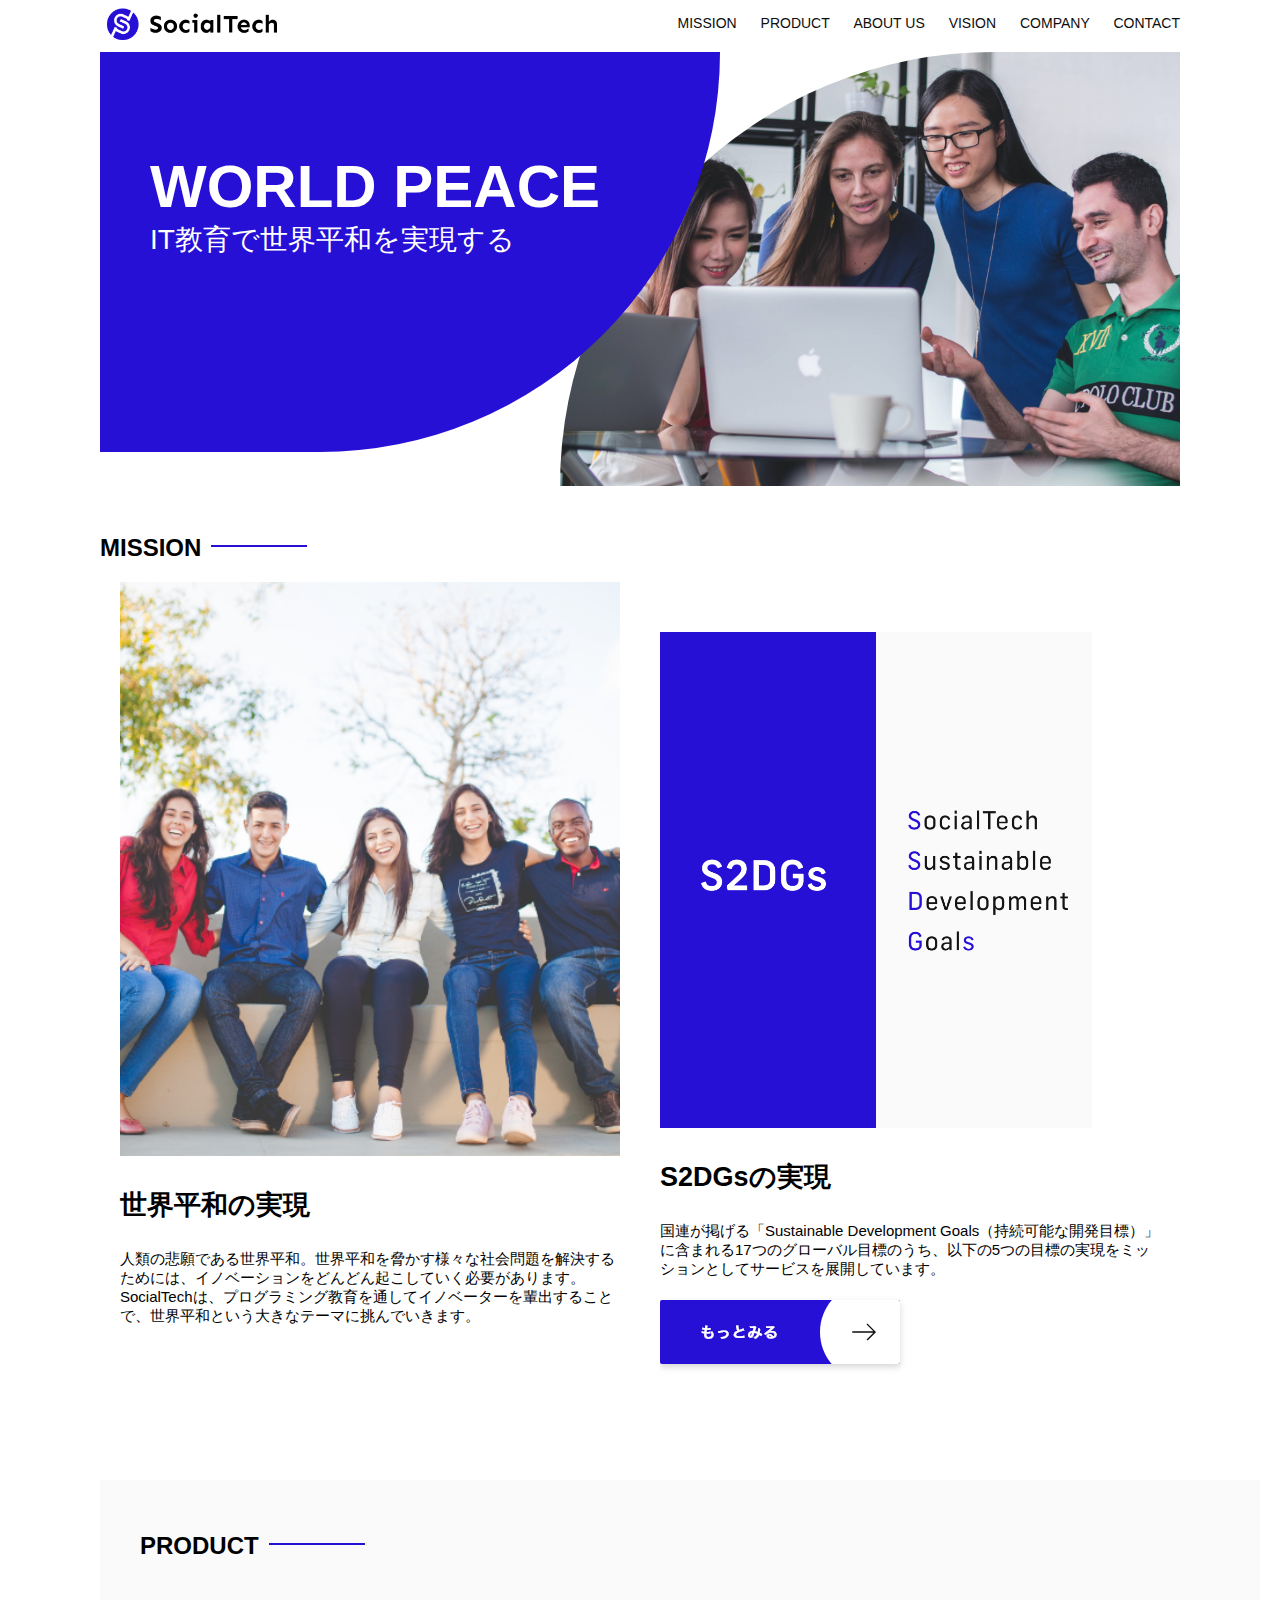
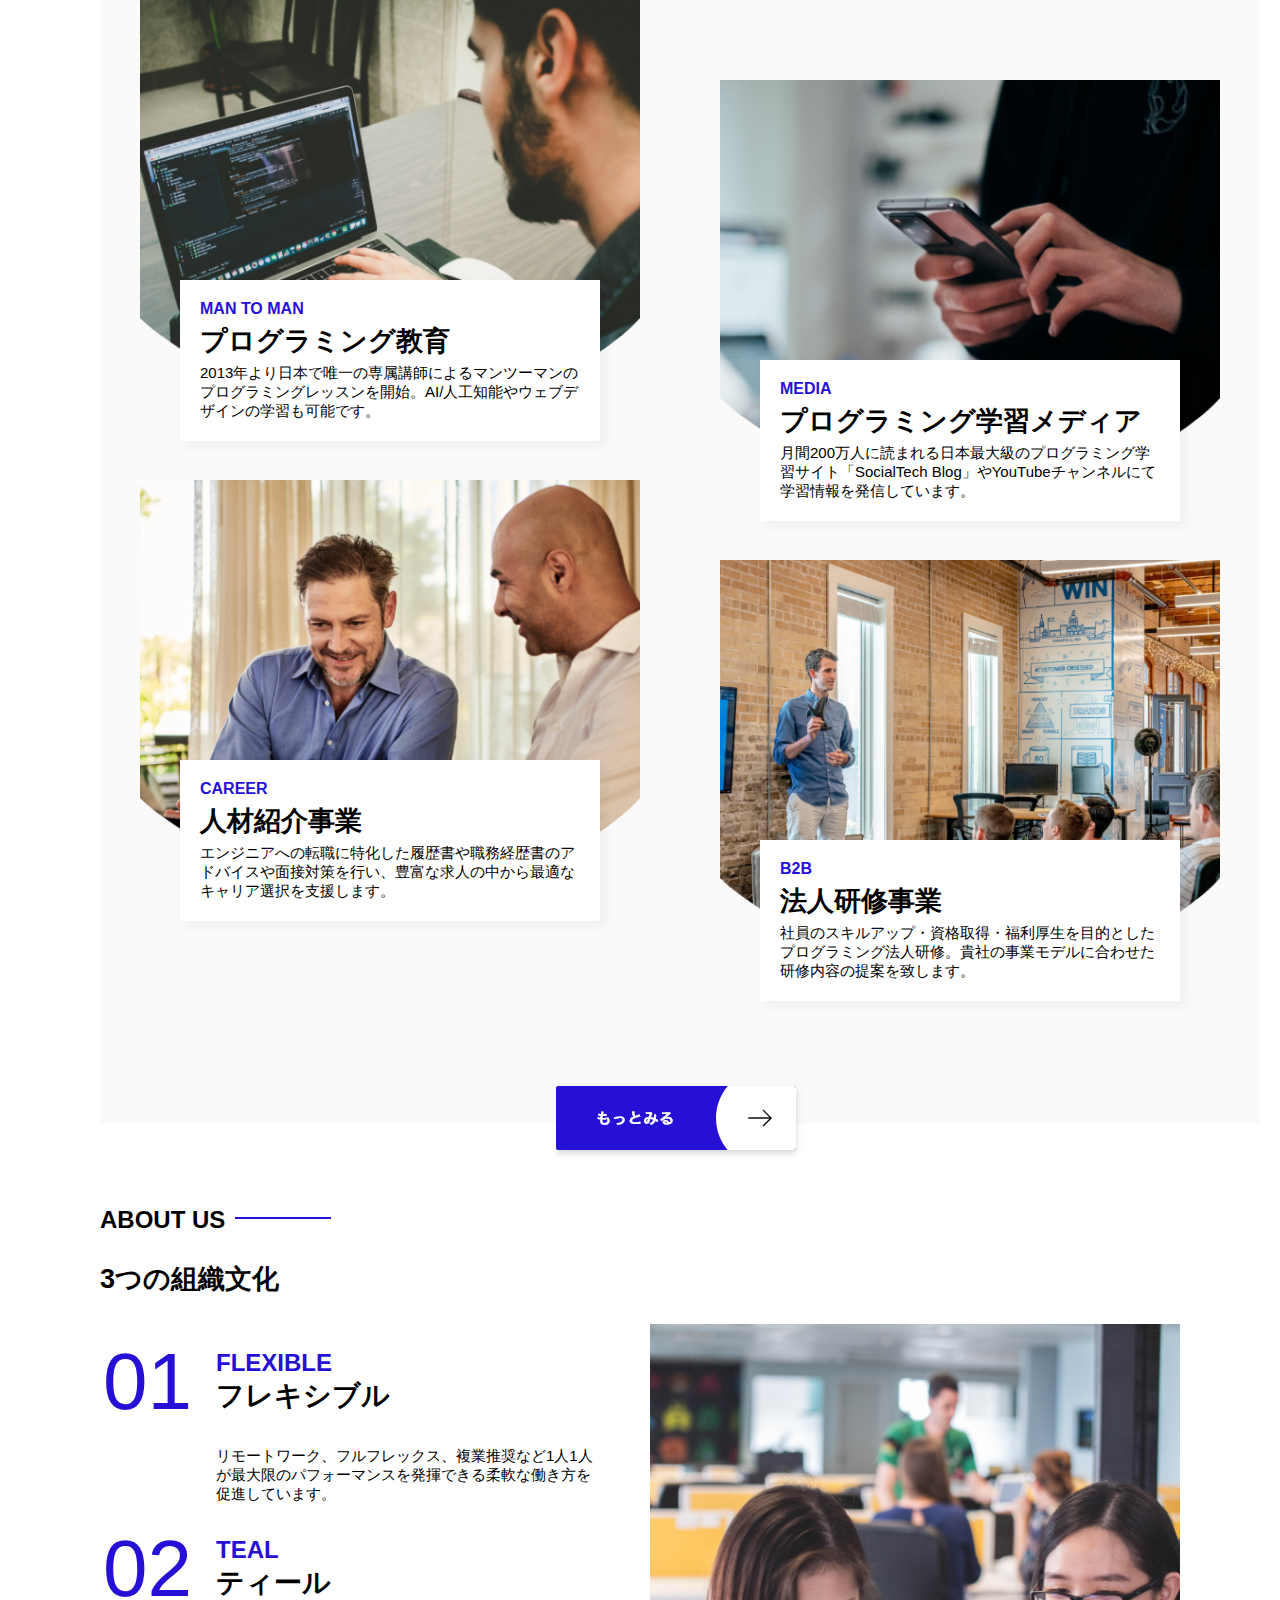
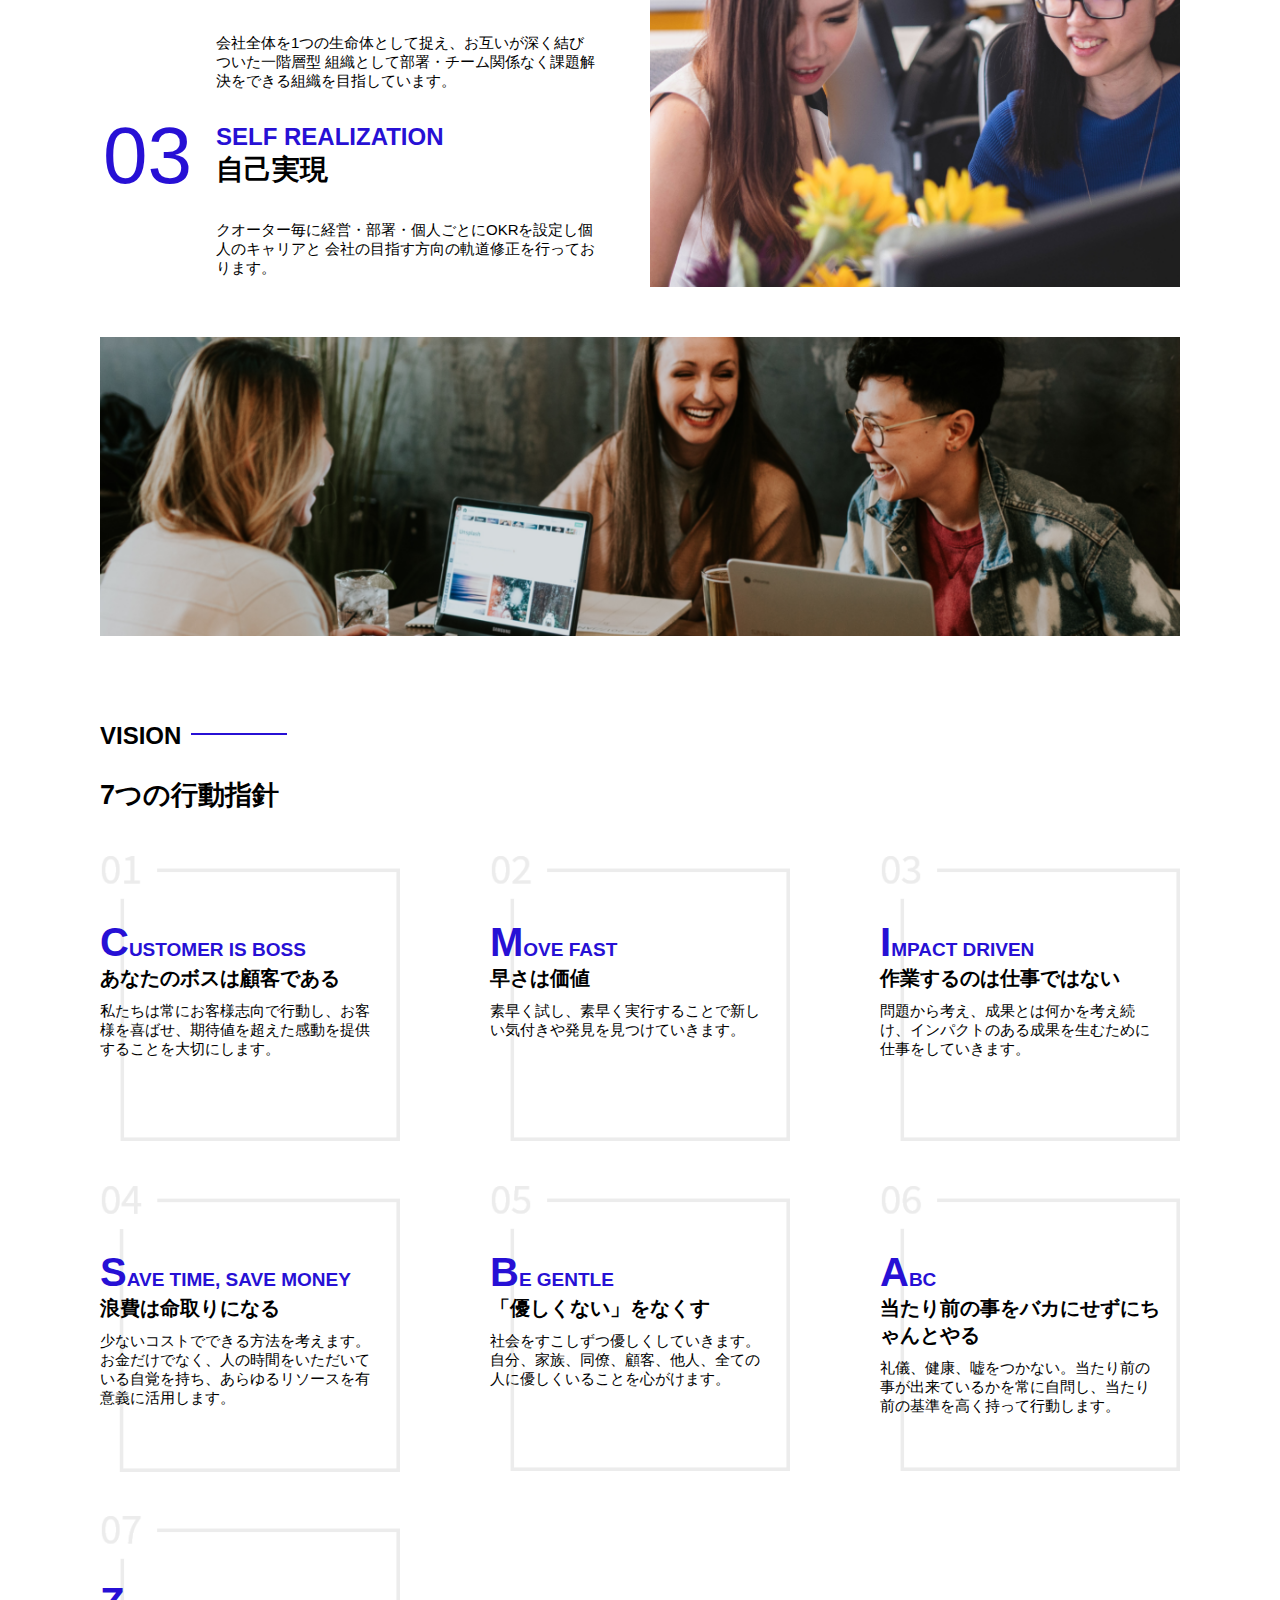
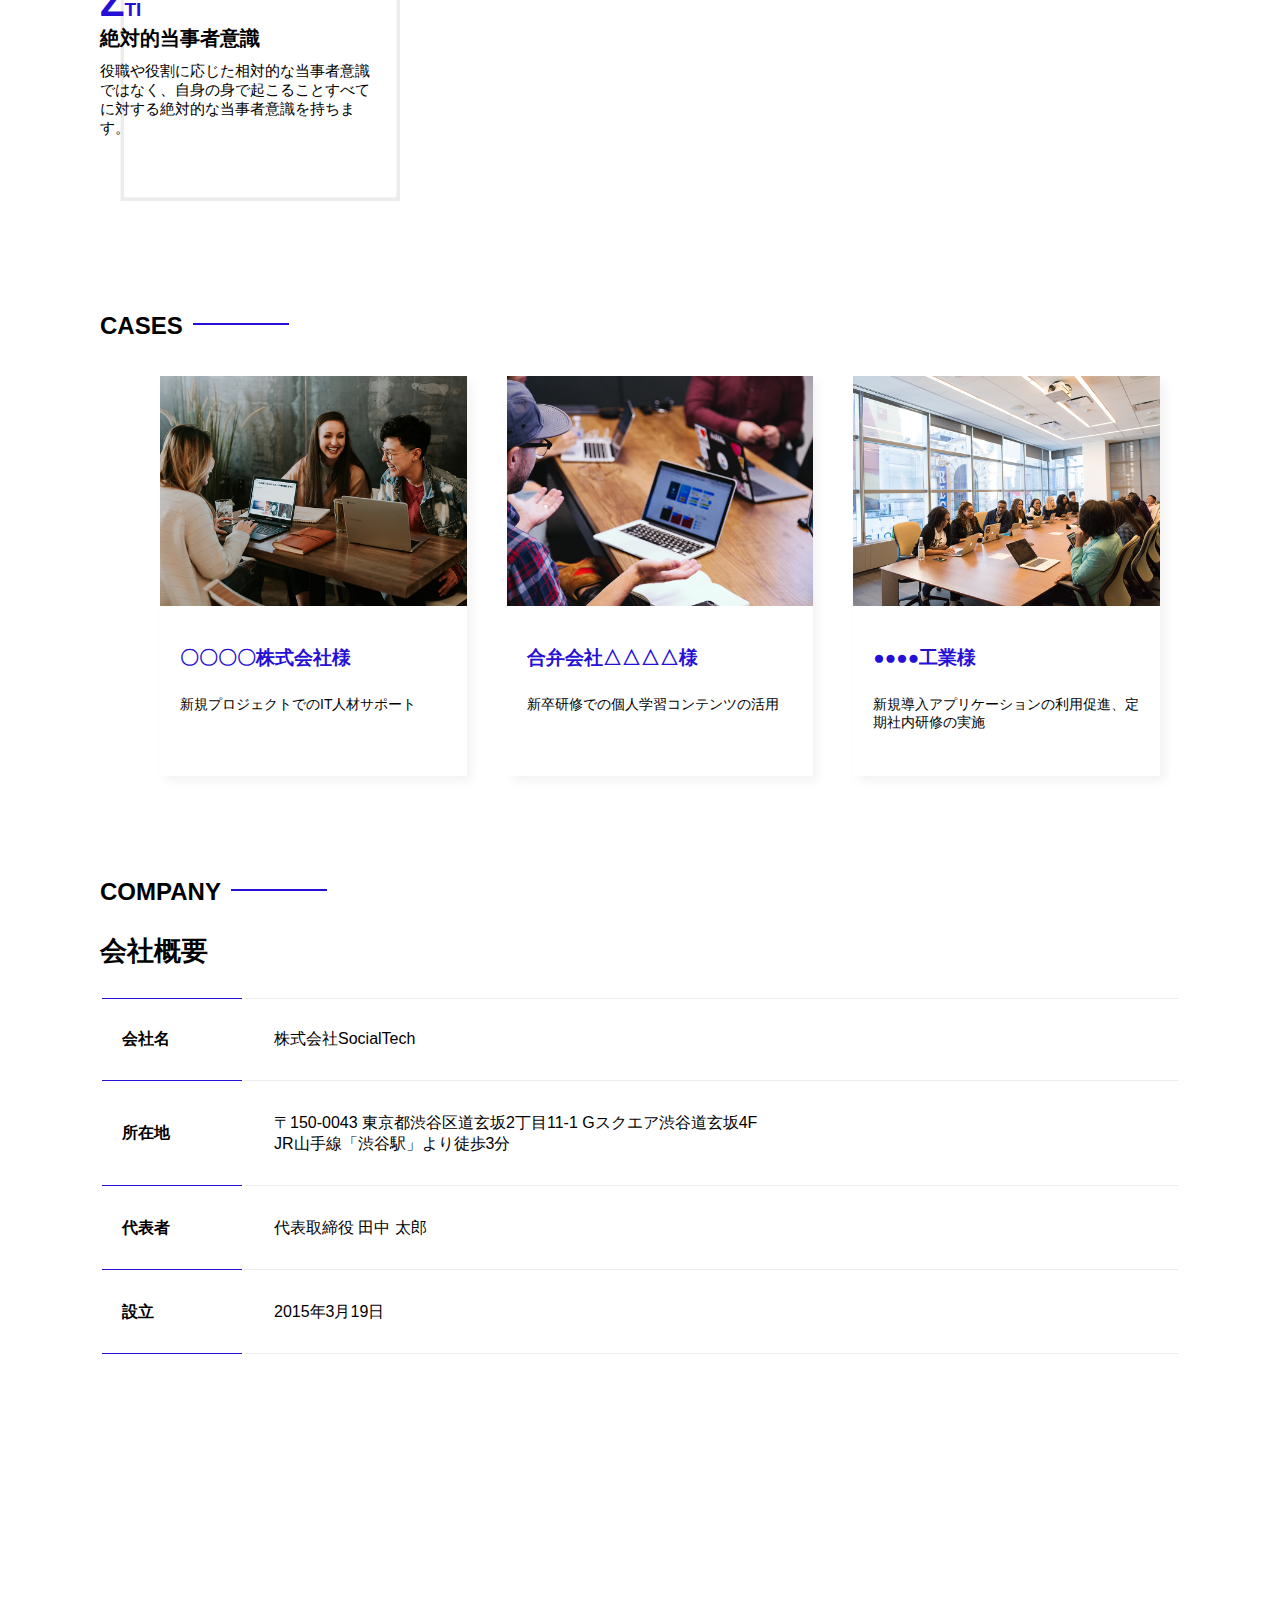
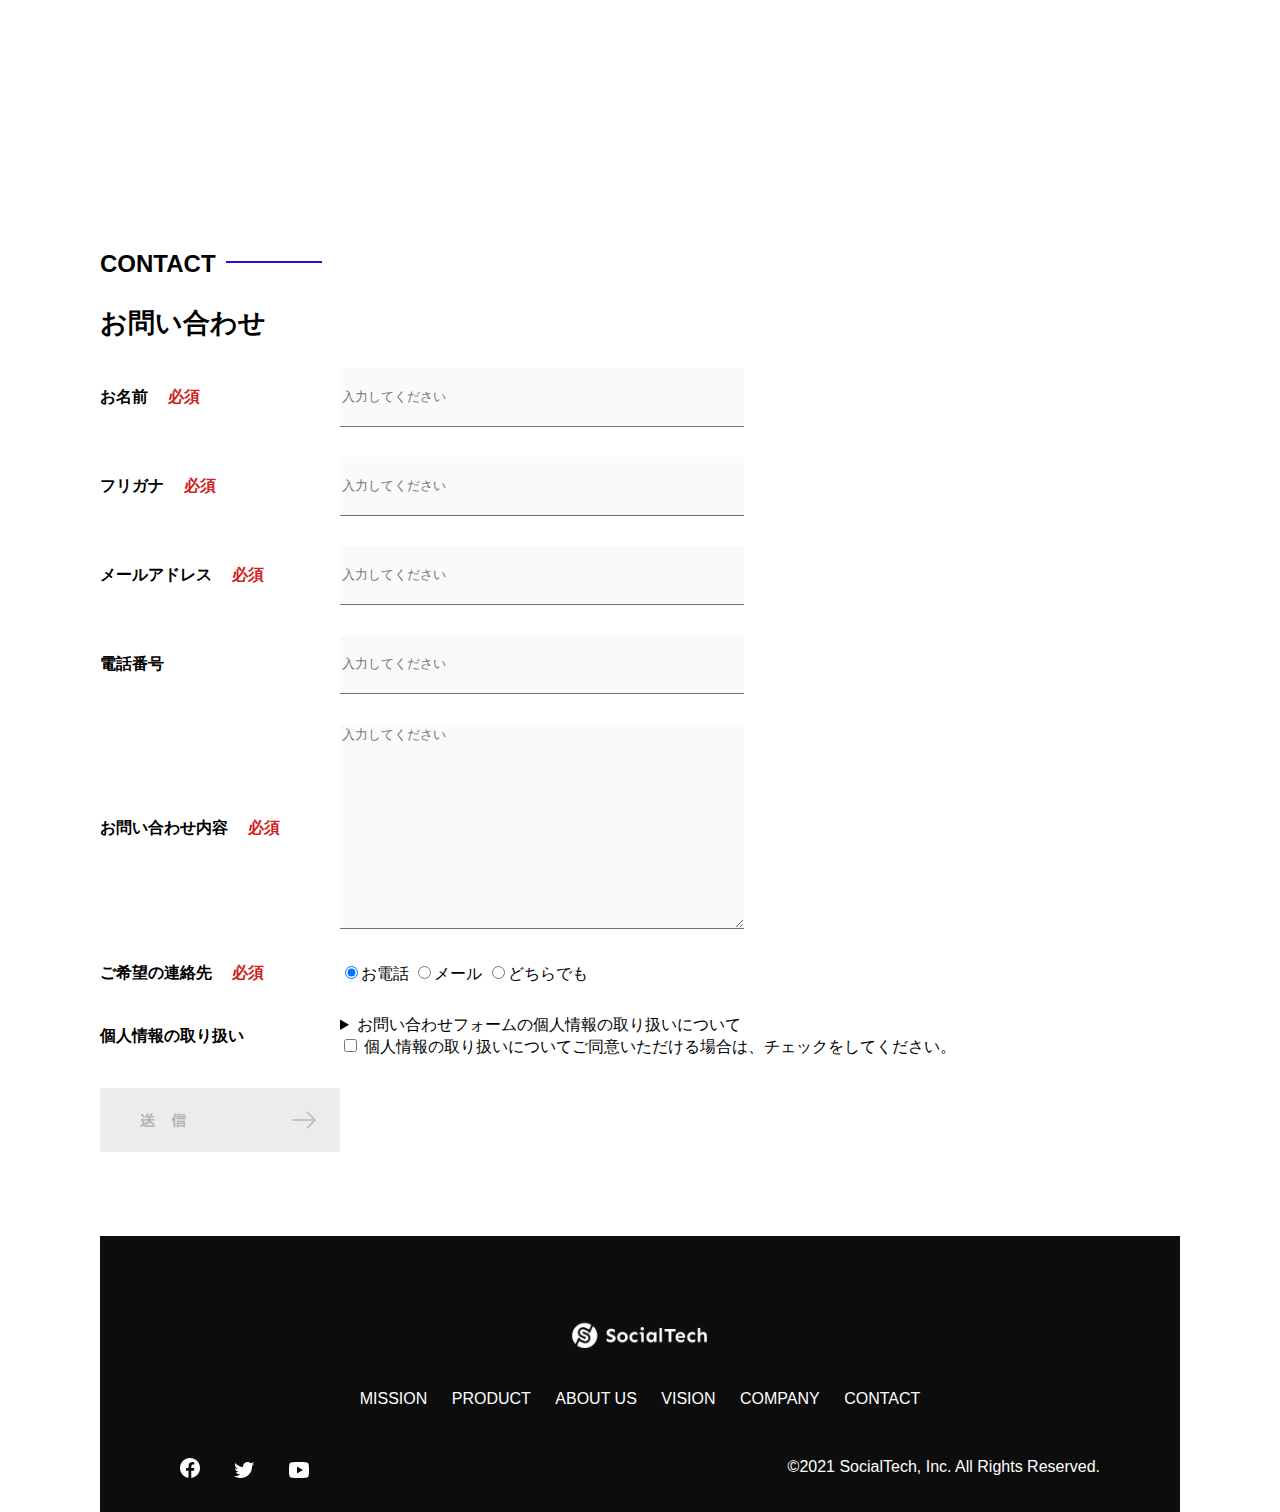
<file: kadai_012/index.html>
<!DOCTYPE html>
<html>
  <head>
    <title>SocialTech</title>
    <meta charset="UTF-8" />
    <meta
      name="description"
      content="SocialTechはEdTech業界のリーディングカンパニーを目指します。"
    />
    <meta name="viewport" content="width=device-width, initial-scale=1.0" />
    <link rel="stylesheet" href="style.css" />
  </head>
  <body>
    <!-- ヘッダー -->
    <header>
      <!-- ロゴ -->
      <a href="index.html" id="logo"
        ><img src="images/logo.png" alt="トップページに戻る"
      /></a>

      <!-- PC用ナビゲーション -->
      <nav id="nav-pc">
        <a href="mission.html">MISSION</a>
        <a href="product.html">PRODUCT</a>
        <a href="index.html#aboutus">ABOUT US</a>
        <a href="index.html#vision">VISION</a>
        <a href="index.html#company">COMPANY</a>
        <a href="index.html#contact">CONTACT</a>
      </nav>
    </header>
    <main>
      <article>
        <!-- メインビジュアル -->
        <section id="main-visual">
          <div id="main-message">
            <h1>WORLD PEACE</h1>
            <p>IT教育で世界平和を実現する</p>
          </div>
          <img
            src="images/index/index-main.png"
            alt="PCの周りに集まる多国籍の仲間たち"
          />
        </section>
        <!--ミッション-->
        <section id="mission">
          <h2 class="index-h2">MISSION</h2>
          <div id="mission-flex">
            <div>
              <img
                id="mission-photo"
                src="images/index/index-mission.png"
                alt="屋外のベンチで写真を撮影する多国籍の仲間たち"
              />
              <h3>世界平和の実現</h3>
              <p>
                人類の悲願である世界平和。世界平和を脅かす様々な社会問題を解決するためには、イノベーションをどんどん起こしていく必要があります。SocialTechは、プログラミング教育を通してイノベーターを輩出することで、世界平和という大きなテーマに挑んでいきます。
              </p>
            </div>
            <div>
              <img id="s2dgs" src="images/index/s2dgs.png" alt="S2DGs" />
              <h3>S2DGsの実現</h3>
              <p>
                国連が掲げる「Sustainable Development
                Goals（持続可能な開発目標）」に含まれる17つのグローバル目標のうち、以下の5つの目標の実現をミッションとしてサービスを展開しています。
              </p>
              <a href="mission.html">
                <img src="images/button-more.png" alt="もっとみる" />
              </a>
            </div>
          </div>
        </section>
        <!-- プロダクト -->
        <section id="product">
          <h2 class="index-h2">PRODUCT</h2>
          <div>
            <div id="product-left">
              <div>
                <img
                  class="product-photo"
                  src="images/index/index-mantoman.png"
                  alt="PCでコードを書く男性"
                />
                <div class="product-explain">
                  <span>MAN TO MAN</span>
                  <h3>プログラミング教育</h3>
                  <p>
                    2013年より日本で唯一の専属講師によるマンツーマンのプログラミングレッスンを開始。AI/人工知能やウェブデザインの学習も可能です。
                  </p>
                </div>
              </div>
              <div>
                <img
                  class="product-photo"
                  src="images/index/index-career.png"
                  alt="笑顔で話し合う2人の男性"
                />
                <div class="product-explain">
                  <span>CAREER</span>
                  <h3>人材紹介事業</h3>
                  <p>
                    エンジニアへの転職に特化した履歴書や職務経歴書のアドバイスや面接対策を行い、豊富な求人の中から最適なキャリア選択を支援します。
                  </p>
                </div>
              </div>
            </div>
            <div id="product-right">
              <div>
                <img
                  class="product-photo"
                  src="images/index/index-media.png"
                  alt="スマートフォンを操作する人"
                />
                <div class="product-explain">
                  <span>MEDIA</span>
                  <h3>プログラミング学習メディア</h3>
                  <p>
                    月間200万人に読まれる日本最大級のプログラミング学習サイト「SocialTech
                    Blog」やYouTubeチャンネルにて学習情報を発信しています。
                  </p>
                </div>
              </div>
              <div>
                <img
                  class="product-photo"
                  src="images/index/index-b2b.png"
                  alt="講演中の男性とそれを聴く人々"
                />
                <div class="product-explain">
                  <span>B2B</span>
                  <h3>法人研修事業</h3>
                  <p>
                    社員のスキルアップ・資格取得・福利厚生を目的としたプログラミング法人研修。貴社の事業モデルに合わせた研修内容の提案を致します。
                  </p>
                </div>
              </div>
            </div>
          </div>
          <div>
            <a id="product-more" href="product.html">
              <img src="images/button-more.png" alt="もっとみる" />
            </a>
          </div>
        </section>
        <!---ABOUT US-->
        <section id="aboutus">
          <h2 class="index-h2">ABOUT US</h2>
          <h3>3つの組織文化</h3>
          <div>
            <table class="culture-table">
              <tr>
                <td>
                  <span class="culture-num">01</span>
                </td>
                <td>
                  <span class="culture-en">FLEXIBLE</span>
                  <span class="culture-jp">フレキシブル</span>
                </td>
              </tr>
              <tr>
                <td>
                  <!--空のセル-->
                </td>
                <td>
                  <p class="culture-description">
                    リモートワーク、フルフレックス、複業推奨など1人1人が最大限のパフォーマンスを発揮できる柔軟な働き方を促進しています。
                  </p>
                </td>
              </tr>
              <tr>
                <td>
                  <span class="culture-num">02</span>
                </td>
                <td>
                  <span class="culture-en">TEAL</span>
                  <span class="culture-jp">ティール</span>
                </td>
              </tr>
              <tr>
                <td>
                  <!--空のセル-->
                </td>
                <td>
                  <p class="culture-description">
                    会社全体を1つの生命体として捉え、お互いが深く結びついた一階層型
                    組織として部署・チーム関係なく課題解決をできる組織を目指しています。
                  </p>
                </td>
              </tr>
              <tr>
                <td>
                  <span class="culture-num">03</span>
                </td>
                <td>
                  <span class="culture-en">SELF REALIZATION</span>
                  <span class="culture-jp">自己実現</span>
                </td>
              </tr>
              <tr>
                <td>
                  <!--空のセル-->
                </td>
                <td>
                  <p class="culture-description">
                    クオーター毎に経営・部署・個人ごとにOKRを設定し個人のキャリアと
                    会社の目指す方向の軌道修正を行っております。
                  </p>
                </td>
              </tr>
            </table>
            <img
              class="culture-img"
              src="images/index/index-aboutus1.png"
              alt="笑顔で話し合う2人の女性"
            />
          </div>
          <img
            class="culture-img2"
            src="images/index/index-aboutus2.png"
            alt="笑顔で話し合う3人の男女"
          />
        </section>
        <!-- VISION -->
        <section id="vision">
          <h2 class="index-h2">VISION</h2>
          <h3>7つの行動指針</h3>
          <div>
            <div class="vision-box">
              <img src="images/index/vision-01.png" alt="01" />
              <span>
                <h4>CUSTOMER IS BOSS</h4>
                <h5>あなたのボスは顧客である</h5>
                <p>
                  私たちは常にお客様志向で行動し、お客様を喜ばせ、期待値を超えた感動を提供することを大切にします。
                </p>
              </span>
            </div>
            <div class="vision-box">
              <img src="images/index/vision-02.png" alt="02" />
              <span>
                <h4>MOVE FAST</h4>
                <h5>早さは価値</h5>
                <p>
                  素早く試し、素早く実行することで新しい気付きや発見を見つけていきます。
                </p>
              </span>
            </div>
            <div class="vision-box">
              <img src="images/index/vision-03.png" alt="03" />
              <span>
                <h4>IMPACT DRIVEN</h4>
                <h5>作業するのは仕事ではない</h5>
                <p>
                  問題から考え、成果とは何かを考え続け、インパクトのある成果を生むために仕事をしていきます。
                </p>
              </span>
            </div>
            <div class="vision-box">
              <img src="images/index/vision-04.png" alt="04" />
              <span>
                <h4>SAVE TIME, SAVE MONEY</h4>
                <h5>浪費は命取りになる</h5>
                <p>
                  少ないコストでできる方法を考えます。お金だけでなく、人の時間をいただいている自覚を持ち、あらゆるリソースを有意義に活用します。
                </p>
              </span>
            </div>
            <div class="vision-box">
              <img src="images/index/vision-05.png" alt="05" />
              <span>
                <h4>BE GENTLE</h4>
                <h5>「優しくない」をなくす</h5>
                <p>
                  社会をすこしずつ優しくしていきます。自分、家族、同僚、顧客、他人、全ての人に優しくいることを心がけます。
                </p>
              </span>
            </div>
            <div class="vision-box">
              <img src="images/index/vision-06.png" alt="06" />
              <span>
                <h4>ABC</h4>
                <h5>当たり前の事をバカにせずにちゃんとやる</h5>
                <p>
                  礼儀、健康、嘘をつかない。当たり前の事が出来ているかを常に自問し、当たり前の基準を高く持って行動します。
                </p>
              </span>
            </div>
            <div class="vision-box">
              <img src="images/index/vision-07.png" alt="07" />
              <span>
                <h4>ZTI</h4>
                <h5>絶対的当事者意識</h5>
                <p>
                  役職や役割に応じた相対的な当事者意識ではなく、自身の身で起こることすべてに対する絶対的な当事者意識を持ちます。
                </p>
              </span>
            </div>
          </div>
        </section>
        <!-- CASES -->
        <section id="cases">
          <h2 class="index-h2">CASES</h2>
          <ul>
            <li class="case-card">
              <img class="case-img" src="images/index/case-1.png" alt="仲良く語り合う3人">
              <div class="case-info">
                <h4 class="case-name">〇〇〇〇株式会社様</h4>
                <p class="case-content">新規プロジェクトでのIT人材サポート</p>
              </div>
            </li>
            <li class="case-card">
              <img class="case-img" src="images/index/case-2.png" alt="PCでコンテンツを見る">
              <div class="case-info">
                <h4 class="case-name">合弁会社△△△△様</h4>
                <p class="case-content">新卒研修での個人学習コンテンツの活用</p>
              </div>
            </li>
            <li class="case-card">
              <img class="case-img" src="images/index/case-3.png" alt="社内研修中の会議室">
              <div class="case-info">
                <h4 class="case-name">	●●●●工業様</h4>
                <p class="case-content">新規導入アプリケーションの利用促進、定期社内研修の実施</p>
              </div>
            </li>
          </ul>
        </section>
        <!-- COMPANY -->
        <section id="company">
          <h2 class="index-h2">COMPANY</h2>
          <h3>会社概要</h3>
          <table id="company-table">
            <tr>
              <th class="tableheader-first">会社名</th>
              <td class="cell-first">株式会社SocialTech</td>
            </tr>
            <tr>
              <th class="tableheader">所在地</th>
              <td class="cell">
                〒150-0043 東京都渋谷区道玄坂2丁目11-1 Gスクエア渋谷道玄坂4F<br />JR山手線「渋谷駅」より徒歩3分
              </td>
            </tr>
            <tr>
              <th class="tableheader">代表者</th>
              <td class="cell">代表取締役 田中 太郎</td>
            </tr>
            <tr>
              <th class="tableheader">設立</th>
              <td class="cell">2015年3月19日</td>
            </tr>
          </table>
          <iframe
            src="https://www.google.com/maps/embed?pb=!1m18!1m12!1m3!1d3241.7759544892483!2d139.69399665123464!3d35.65789123876098!2m3!1f0!2f0!3f0!3m2!1i1024!2i768!4f13.1!3m3!1m2!1s0x60188caa0042e8d1%3A0xba130bea826a7aa2!2z44CSMTUwLTAwNDMg5p2x5Lqs6YO95riL6LC35Yy66YGT546E5Z2C77yS5LiB55uu77yR77yR4oiS77yR!5e0!3m2!1sja!2sjp!4v1636872991912!5m2!1sja!2sjp"
            style="border: 0"
            allowfullscreen=""
            loading="lazy"
          >
          </iframe>
        </section>
        <!-- お問い合わせフォーム -->
        <section id="contact">
          <h2 class="index-h2">CONTACT</h2>
          <h3>お問い合わせ</h3>
          <form>
            <div>
              <div class="contact-heading">
                <label class="contact-label"
                  >お名前<span class="contact-span">必須</span></label
                >
              </div>
              <div class="contact-form">
                <input
                  type="text"
                  name="name"
                  placeholder="入力してください"
                  class="contact-textbox"
                />
              </div>
            </div>
            <div>
              <div class="contact-heading">
                <label class="contact-label"
                  >フリガナ<span class="contact-span">必須</span></label
                >
              </div>
              <div>
                <input
                  type="text"
                  name="hurigana"
                  placeholder="入力してください"
                  class="contact-textbox"
                />
              </div>
            </div>
            <div>
              <div class="contact-heading">
                <label class="contact-label"
                  >メールアドレス<span class="contact-span">必須</span></label
                >
              </div>
              <div>
                <input
                  type="text"
                  name="email"
                  placeholder="入力してください"
                  class="contact-textbox"
                />
              </div>
            </div>
            <div>
              <div class="contact-heading">
                <label class="contact-label">電話番号</label>
              </div>
              <div>
                <input
                  type="text"
                  name="tel"
                  placeholder="入力してください"
                  class="contact-textbox"
                />
              </div>
            </div>
            <div>
              <div class="contact-heading">
                <label class="contact-label"
                  >お問い合わせ内容<span class="contact-span">必須</span></label
                >
              </div>
              <div>
                <textarea
                  class="contact-textarea"
                  placeholder="入力してください"
                  name="message"
                ></textarea>
              </div>
            </div>
            <div>
              <div class="contact-heading">
                <label class="contact-label"
                  >ご希望の連絡先<span class="contact-span">必須</span></label
                >
              </div>
              <div>
                <input
                  class="radiobutton"
                  type="radio"
                  value="tel"
                  name="contact"
                  checked
                /><label>お電話</label>
                <input
                  class="radiobutton"
                  type="radio"
                  value="mail"
                  name="contact"
                /><label>メール</label>
                <input
                  class="radiobutton"
                  type="radio"
                  value="both"
                  name="contact"
                /><label>どちらでも</label>
              </div>
            </div>
            <div>
              <div class="contact-heading">
                <label class="contact-label">個人情報の取り扱い</label>
              </div>
              <div>
                <details>
                  <summary>
                    お問い合わせフォームの個人情報の取り扱いについて
                  </summary>
                  <div>
                    <span>１．組織の名称又は氏名</span><br />
                    株式会社SocialTech<br /><br />
                    <span
                      >２．個人情報保護管理者（若しくはその代理人）の氏名又は職名、所属及び連絡先
                      鈴木 一郎 コーポレート部</span
                    ><br />
                    メールアドレス：support@socialtech.net<br />
                    TEL：03-xxxx-xxxx<br />
                    <span>３．個人情報の利用目的</span><br />
                    ・本サービス及び本サービスに関連する情報の提供又はそれらに関する連絡のため<br />
                    ・ユーザーの本人確認のため<br />
                    ・当社サービスのご案内のため<br />
                    ・当社の商品等の広告または宣伝（電子メールによるものを含むものとします。）<br /><br />
                    <span>４．個人情報の取り扱い業務の委託</span><br />
                    個人情報の取扱業務の全部または一部を外部に業務委託する場合があります。<br />
                    その際、弊社は、個人情報を適切に保護できる管理体制を敷き実行していることを条件として<br />
                    委託先を厳選したうえで、機密保持契約を委託先と締結し、お客様の個人情報を厳密に管理させます。<br /><br />
                    <span>５．個人情報の開示等の請求</span><br />
                    お客様は、弊社に対してご自身の個人情報の開示等（利用目的の通知、開示、内容の訂正・追加・削除、利用の停止または消去、第三者への提供の停止）に関して、当社問合わせ窓口に申し出ることができます。<br />
                    その際、弊社はお客様ご本人を確認させていただいたうえで、合理的な期間内に対応いたします。<br /><br />
                    なお、個人情報に関する弊社問合わせ先は、次の通りです。<br /><br />
                    株式会社SocialTech　個人情報問合せ窓口<br />
                    〒150-0043　東京都渋谷区道玄坂2丁目11-1 Ｇスクエア渋谷道玄坂
                    4F<br />
                    メールアドレス：support@socialtech.net　TEL：03-xxxx-xxxx<br /><br />
                    <span>６．個人情報を提供されることの任意性について</span
                    ><br /><br />
                    お客様がご自身の個人情報を弊社に提供されるか否かは、お客様のご判断によりますが、もしご提供されない場合には、適切なサービスが提供できない場合がありますので予めご了承ください。
                  </div>
                </details>
                <input type="checkbox" name="agree" />
                <span
                  >個人情報の取り扱いについてご同意いただける場合は、チェックをしてください。</span
                >
              </div>
            </div>
            <input
              type="image"
              value="Submit"
              src="images/button-submit.png"
              alt="送信する"
            />
          </form>
        </section>
      </article>
      <footer>
        <div id="footer-logo">
          <img src="images/logo-sp.png" alt="SocialTech" />
        </div>
        <div id="footer-link">
          <a href="mission.html">MISSION</a>
          <a href="product.html">PRODUCT</a>
          <a href="index.html#aboutus">ABOUT US</a>
          <a href="index.html#vision">VISION</a>
          <a href="index.html#company">COMPANY</a>
          <a href="index.html#contact">CONTACT</a>
        </div>
        <div id="sns-footer">
          <a href="https://www.facebook.com/sejuku2013"
            ><img src="images/button-facebook.png" alt="Facebookのリンク"
          /></a>
          <a href="https://twitter.com/samuraijuku"
            ><img src="images/button-twitter.png" alt="Twitterのリンク"
          /></a>
          <a href="https://www.youtube.com/channel/UCCFOQO5aDK0xXam4cUQXT8g"
            ><img src="images/button-youtube.png" alt="YouTubeのリンク"
          /></a>
          <span id="copyright"
            >&copy;2021 SocialTech, Inc. All Rights Reserved.
          </span>
        </div>
      </footer>
    </main>
  </body>
</html>
</file>
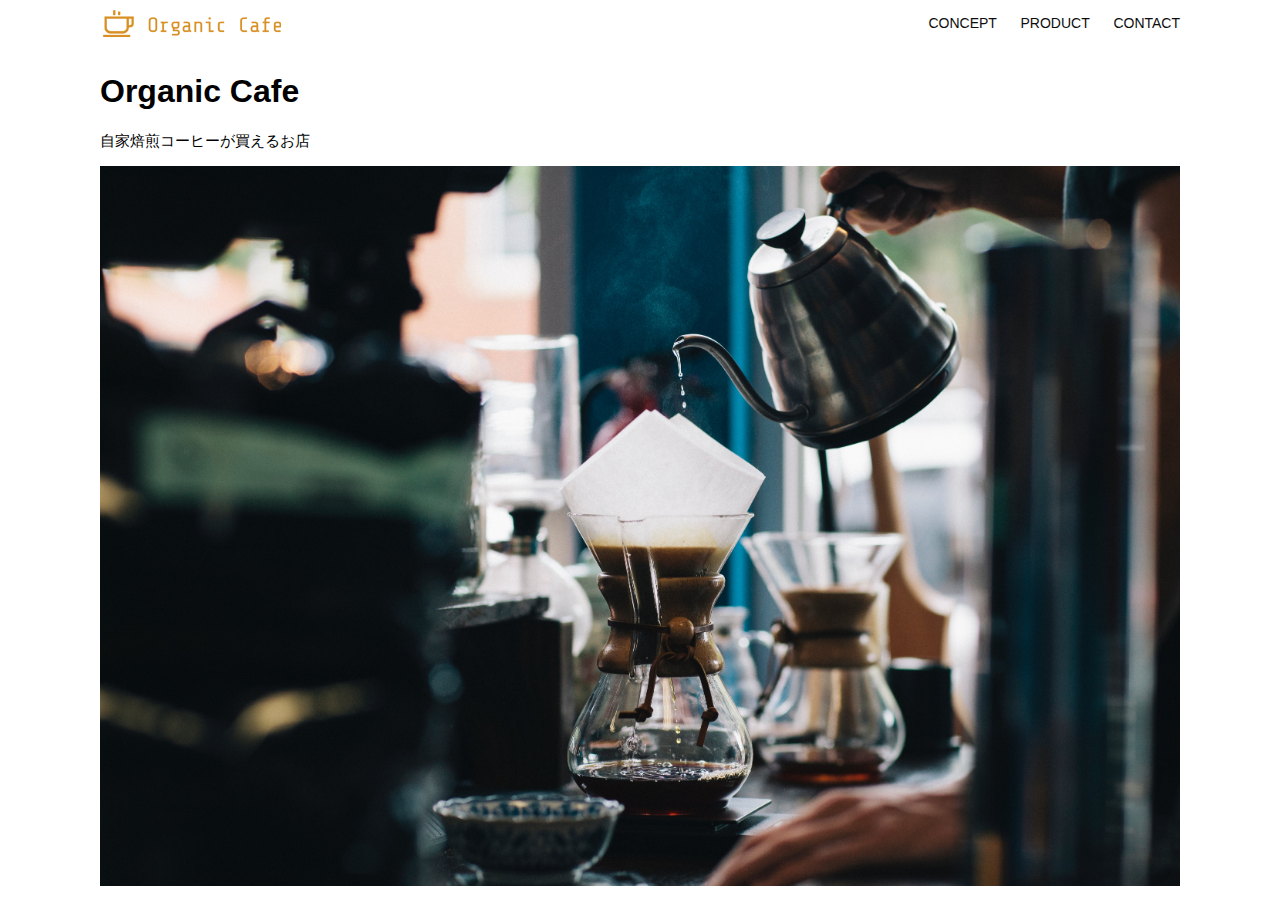
<file: kadai_013/index.html>
<!DOCTYPE html>
<html>
  <head>
    <title>Organic Cafe</title>
    <meta charset="UTF-8" />
    <meta
      name="description"
      content="自家焙煎のコーヒーがお家で楽しめるOrganic Cafe"
    />
    <meta name="viewport" content="width=device-width, initial-scale=1.0" />
    <link rel="stylesheet" href="style.css" />
  </head>
  <body>
    <!-- ヘッダー -->
    <header>
      <!-- ロゴ -->
      <a href="index.html" id="logo"
        ><img src="images/logo.png" alt="トップページに戻る"
      /></a>

      <!-- PC用ナビゲーション -->
      <nav id="nav-pc">
        <a href="index.html#concept">CONCEPT</a>
        <a href="index.html#product">PRODUCT</a>
        <a href="index.html#contact">CONTACT</a>
      </nav>
      <!-- SP向けのハンバーガーメニュー -->
      <img id="menu-sp" src="images/button-menu.png" alt="ナビゲーションを開く" onclick="document.getElementById('nav-sp').style.display = 'block'">
      <!-- SP向けのナビゲーション -->
      <nav id="nav-sp">
        <img id="close" src="images/button-close.png" alt="ナビゲーションを閉じる" onclick="document.getElementById('nav-sp').style.display = 'none'">
        <a id="logo-sp" href="index.html" onclick="document.getElementById('nav-sp').style.display = 'none'"><img src="images/logo-sp.png" alt="トップページに戻る"></a>
        <a class="menu" href="index.html#concept" onclick="document.getElementById('nav-sp').style.display = 'none'">CONCEPT</a>
        <a class="menu" href="index.html#product" onclick="document.getElementById('nav-sp').style.display = 'none'">PRODUCT</a>
        <a class="menu" href="index.html#contact" onclick="document.getElementById('nav-sp').style.display = 'none'">CONTACT</a>
      </nav>
    </header>
    <main>
      <article>
        <!-- メインビジュアル -->
        <section id="main-visual">
          <div id="main-message">
            <h1>Organic Cafe</h1>
            <p>自家焙煎コーヒーが買えるお店</p>
          </div>
          <img
            src="images/main-image.jpg"
            alt="コーヒーをハンドドリップで淹れる画像"
          />
        </section>
      </article>
    </main>
  </body>
</html>
</file>
<file: kadai_012/style.css>
/* PC、スマホ共通スタイル */
body {
  font-family: "Source Sans Pro", "Hiragino Kaku Gothic ProN", Meiryo, Arial,
    sans-serif;
}

p {
  font-size: 15px;
}

/*================
PC用のスタイル 
=================*/
/* 横幅設定 */
body {
  max-width: 1080px;
  min-width: 960px;
  margin: 0 auto 0 auto;
}

/* ヘッダー */
header {
  display: flex;
  justify-content: space-between;
}

/* ナビゲーションのレイアウト */
#nav-pc {
  text-align: right;
  font-size: 14px;
  padding-top: 15px;
}

/* ナビゲーションのリンクの装飾設定 */
#nav-pc>a {
  text-decoration: none;
  margin-left: 20px;
}

#nav-pc>a:link {
  color: #0d0d0d;
}

#nav-pc>a:visited {
  color: #0d0d0d;
}

#nav-pc>a:hover {
  color: #0d0d0d;
  text-decoration: underline;
}

#nav-pc>a:active {
  color: #0d0d0d;
}

/* メインビジュアル*/
#main-visual {
  position: relative;
  height: 400px;
}

#main-message {
  position: absolute;
  top: 0;
  left: 0;
  background-color: #2710d5;
  color: #ffffff;
  border-radius: 0 0 476px 0;
  max-width: 620px;
  height: 100%;
  width: 100%;
  z-index: 11;
}

#main-message>h1 {
  font-size: 60px;
  font-weight: bold;
  margin: 100px 0 0 50px;
}

#main-message>p {
  font-size: 28px;
  margin: 0 0 0 50px;
}

#main-visual>img {
  max-width: 620px;
  border-radius: 476px 0 0 0;
  position: absolute;
  top: 0;
  right: 0;
  z-index: 10;
}

/* 見出し */
h2 {
  margin: 40px 0 0 0;
}

h2::after {
  content: url("images/line.png");
  margin-left: 10px;
}

h3 {
  font-size: 27px;
}

/* ミッション */
#mission {
  margin: 80px auto 80px auto;
  width: 100%;
}

#mission-flex {
  width: 100%;
  display: flex;
}

#mission-flex>div {
  width: 50%;
  margin: 20px;
}

#mission-photo {
  width: 100%;
}

#s2dgs {
  margin-top: 50px;
}

/* プロダクト */
#product {
  background-color: #fafafa;
  width: 100%;
  margin: 80px 0 80px 0;
  padding: 10px 40px 0px 40px;
}

/* 外枠 */
#product>div {
  margin-top: 40px;
  display: flex;
}

/* 左のカラム */
#product-left {
  width: 50%;
  margin-right: 20px;
}

/* 右のカラム */
#product-right {
  width: 50%;
  margin-left: 20px;
  margin-top: 80px;
}

/* 画像＋説明の枠 */
#product-left>div {
  position: relative;
  height: 480px;
  margin-right: 20px;
}

#product-right>div {
  position: relative;
  height: 480px;
  margin-left: 20px;
}

/* 画像 */
.product-photo {
  width: 100%;
}

/* 説明文の枠 */
.product-explain {
  background-color: #ffffff;
  position: absolute;
  left: 0;
  top: 280px;
  margin: 0 40px 0 40px;
  padding: 20px;
  box-shadow: 5px 5px 10px rgba(0, 0, 0, 0.05);
}

/* 説明文の英語 */
.product-explain>span {
  color: #2710d5;
  font-weight: bold;
  font-size: 16px;
  margin: 0;
}

/* 説明文の見出し */
.product-explain>h3 {
  margin: 5px 0 5px 0;
}

/* 説明文 */
.product-explain>p {
  margin: 0;
}

/* 「もっとみる」ボタン */
#product-more {
  margin: 0 auto -42px auto;
}

/* ABOUT US */
#aboutus {
  margin: 80px auto 80px auto;
}

/* 3つの組織文化と画像を入れる枠 */
#aboutus>div {
  display: flex;
}

/* 画像 */
.culture-img {
  width: 100%;
  align-self: flex-start;
}

.culture-img2 {
  margin-top: 50px;
  width: 100%;
}

/* 3つの組織文化の表 */
.culture-table {
  max-width: 500px;
  margin-right: 50px;
}

/* 番号 */
.culture-num {
  font-size: 80px;
  color: #2710d5;
  margin: 0 20px 0 0;
}

/* 組織文化英語 */
.culture-en {
  color: #2710d5;
  font-weight: bold;
  font-size: 24px;
  display: block;
}

/* 組織文化日本語 */
.culture-jp {
  font-size: 28px;
  font-weight: bold;
}

/* 説明文 */
.culture-description {
  margin: 0;
}

/* ビジョン */
#vision {
  margin: 80px auto 80px auto;
}

/* セクション内の外枠 */
#vision>div {
  width: 100%;
  display: flex;
  justify-content: space-between;
  flex-wrap: wrap;
}

/* 7つの行動指針の枠 */
.vision-box {
  width: 300px;
  height: 300px;
  margin-bottom: 30px;
  position: relative;
}

.vision-box>img {
  width: 100%;
  height: auto;
  position: absolute;
  top: 0;
  left: 0;
  z-index: 30;
}

.vision-box>span {
  position: absolute;
  top: 0;
  left: 0;
  z-index: 31;
  margin-right: 20px;
}

.vision-box>span>h4 {
  color: #2710d5;
  font-size: 19px;
  margin: 80px 0 0 0;
  
}

.vision-box>span>h4::first-letter {
  font-size: 40px;
}

.vision-box>span>h5 {
  font-size: 20px;
  margin: 0 0 0 0;
}

.vision-box>span>p {
  margin: 10px 0 0 0;
}

/* 導入企業 */
#cases {
  margin: 40px 0 40px 0;
  width: 100%;
}

#cases > ul {
  display: flex;
  list-style: none;
}

#cases > ul > li {
  width: 33%;
  margin: 20px;
}

.case-card {
  background-color: #ffffff;
  min-height: 400px;
  box-shadow: 5px 5px 10px rgba(0, 0, 0, 0.05);
}

.case-img {
  width: 100%;
}

.case-info {
  padding: 10px 20px 10px 20px;
}

.case-name {
  color: #2710d5;
  font-size: 19px;
}

.case-content {
  font-size: 14px;
}

/* 会社概要 */
#company {
  margin: 80px auto 80px auto;
}

#company-table {
  width: 100%;
}

.tableheader {
  text-align: left;
  padding: 20px;
  border-bottom-color: #2710d5;
  border-bottom-width: 1px;
  border-bottom-style: solid;
  width: 100px;
}

.tableheader-first {
  text-align: left;
  padding: 20px;
  border-bottom-color: #2710d5;
  border-bottom-width: 1px;
  border-bottom-style: solid;
  border-top-color: #2710d5;
  border-top-width: 1px;
  border-top-style: solid;
  width: 100px;
}

.cell {
  padding: 30px;
  border-bottom-color: #ececec;
  border-bottom-width: 1px;
  border-bottom-style: solid;
}

.cell-first {
  padding: 30px;
  border-bottom-color: #ececec;
  border-bottom-width: 1px;
  border-bottom-style: solid;
  border-top-color: #ececec;
  border-top-width: 1px;
  border-top-style: solid;
}

#company>iframe {
  width: 100%;
  height: 368px;
  margin-top: 40px;
}

/* お問い合わせ */
#contact {
  margin: 80px auto 80px auto;
}

/* 外枠 */
#contact>form>div {
  display: flex;
  flex-direction: row;
  flex-wrap: wrap;
  padding-bottom: 30px;
}

/* 左列の見出し */
.contact-heading {
  width: 240px;
  align-self: center;
}

/* 見出しのラベル */
.contact-label {
  font-weight: bold;
}

/* 必須 */
.contact-span {
  color: #ce2222;
  margin: 0 0 0 20px;
  font-weight: bold;
}

/* テキストボックス */
.contact-textbox {
  border-top: 0;
  border-left: 0;
  border-right: 0;
  border-bottom-width: 1px;
  border-bottom-color: #707070;
  border-bottom-style: solid;
  background-color: #fafafa;
  width: 400px;
  height: 56px;
}

/* お問い合わせ内容のテキストエリア */
.contact-textarea {
  border-top: 0;
  border-left: 0;
  border-right: 0;
  border-bottom-width: 1px;
  border-bottom-color: #707070;
  border-bottom-style: solid;
  background-color: #fafafa;
  width: 400px;
  height: 200px;
}

/* 個人情報の取り扱い */
details {
  width: 700px;
}

details>div {
  background-color: #fafafa;
  padding: 20px;
}

details>div>span {
  font-weight: bold;
}

/* フッター */
footer {
  background-color: #0d0d0d;
  text-align: center;
  padding: 80px 80px 30px 80px;
}

#footer-logo {
  margin-bottom: 30px;
}

#footer-link {
  margin-bottom: 50px;
}
#footer-link > a {
  text-decoration: none;
  margin: 10px;
}
#footer-link > a:link {
  color: #ffffff;
}
#footer-link > a:visited {
  color: #ffffff;
}
#footer-link > a:hover {
  color: #ffffff;
  text-decoration: underline;
}
#footer-link > a:active {
  color: #ffffff;
}

#sns-footer {
  text-align: left;
  width: 100%;
}

#sns-footer > a {
  margin-right: 30px;
}

#copyright {
  color: #ffffff;
  float: right;
}
</file>
<file: kadai_013/style.css>
/* PC、スマホ共通スタイル */
body {
  font-family: "Source Sans Pro", "Hiragino Kaku Gothic ProN", Meiryo, Arial,
    sans-serif;
}

p {
  font-size: 15px;
}

#main-visual>img {
  width: 100%;
}

/*================
PC用のスタイル 
=================*/
@media screen and (min-width: 768px) {
  /* 横幅設定 */
  body {
    max-width: 1080px;
    min-width: 960px;
    margin: 0 auto 0 auto;
  }

  /* ヘッダー */
  header {
    display: flex;
    justify-content: space-between;
  }

  /* ナビゲーションのレイアウト */
  #nav-pc {
    text-align: right;
    font-size: 14px;
    padding-top: 15px;
  }

  /* ナビゲーションのリンクの装飾設定 */
  #nav-pc>a {
    text-decoration: none;
    margin-left: 20px;
  }

  #nav-pc>a:link {
    color: #0d0d0d;
  }

  #nav-pc>a:visited {
    color: #0d0d0d;
  }

  #nav-pc>a:hover {
    color: #0d0d0d;
    text-decoration: underline;
  }

  #nav-pc>a:active {
    color: #0d0d0d;
  }
  
  #menu-sp {
    display: none;
  }
  
  #nav-sp {
    display: none;
  }
}
  
/*====================
スマートフォン用のスタイル
=====================*/
@media screen and (max-width: 767px) {
  body {
    min-width: 375px;
    margin: 0;
  }

  /* PCのナビゲーションを非表示に */
  #nav-pc {
    display: none;
  }

  /* ハンバーガーメニュー */
  #menu-sp {
    float: right;
    padding: 0;
  }
  
  /* スマホ用ナビゲーション */
  #nav-sp {
    background-color: #ce933e;
    position: absolute;
    left: 0;
    top: 0;
    height: 100%;
    width: 100%;
    display: none;
    z-index: 100;
  }

  /* xボタン */
  #close {
    position: absolute;
    top: 20px;
    right: 20px;
  }

  /* ナビゲーションメニュー用ロゴ */
  #logo-sp {
    margin: 80px 0 30px 20px;
  }

  #nav-sp > a {
    display: block;
  }

  #nav-sp > a:link {
    color: #ffffff;
  }

  #nav-sp > a:visited {
    color: #ffffff;
  }

  #nav-sp > a:hover {
    color: #ffffff;
    text-decoration: underline;
  }

  #nav-sp > a:active {
    color: #ffffff;
  }

  #nav-sp > .menu {
    text-decoration: none;
    display: block;
    margin: 0 20px;
    height: 44px;
    font-size: 16px;
    background-image: url("images/arrow.png");
    background-repeat: no-repeat;
    background-position: right top;
  }
}
</file>
